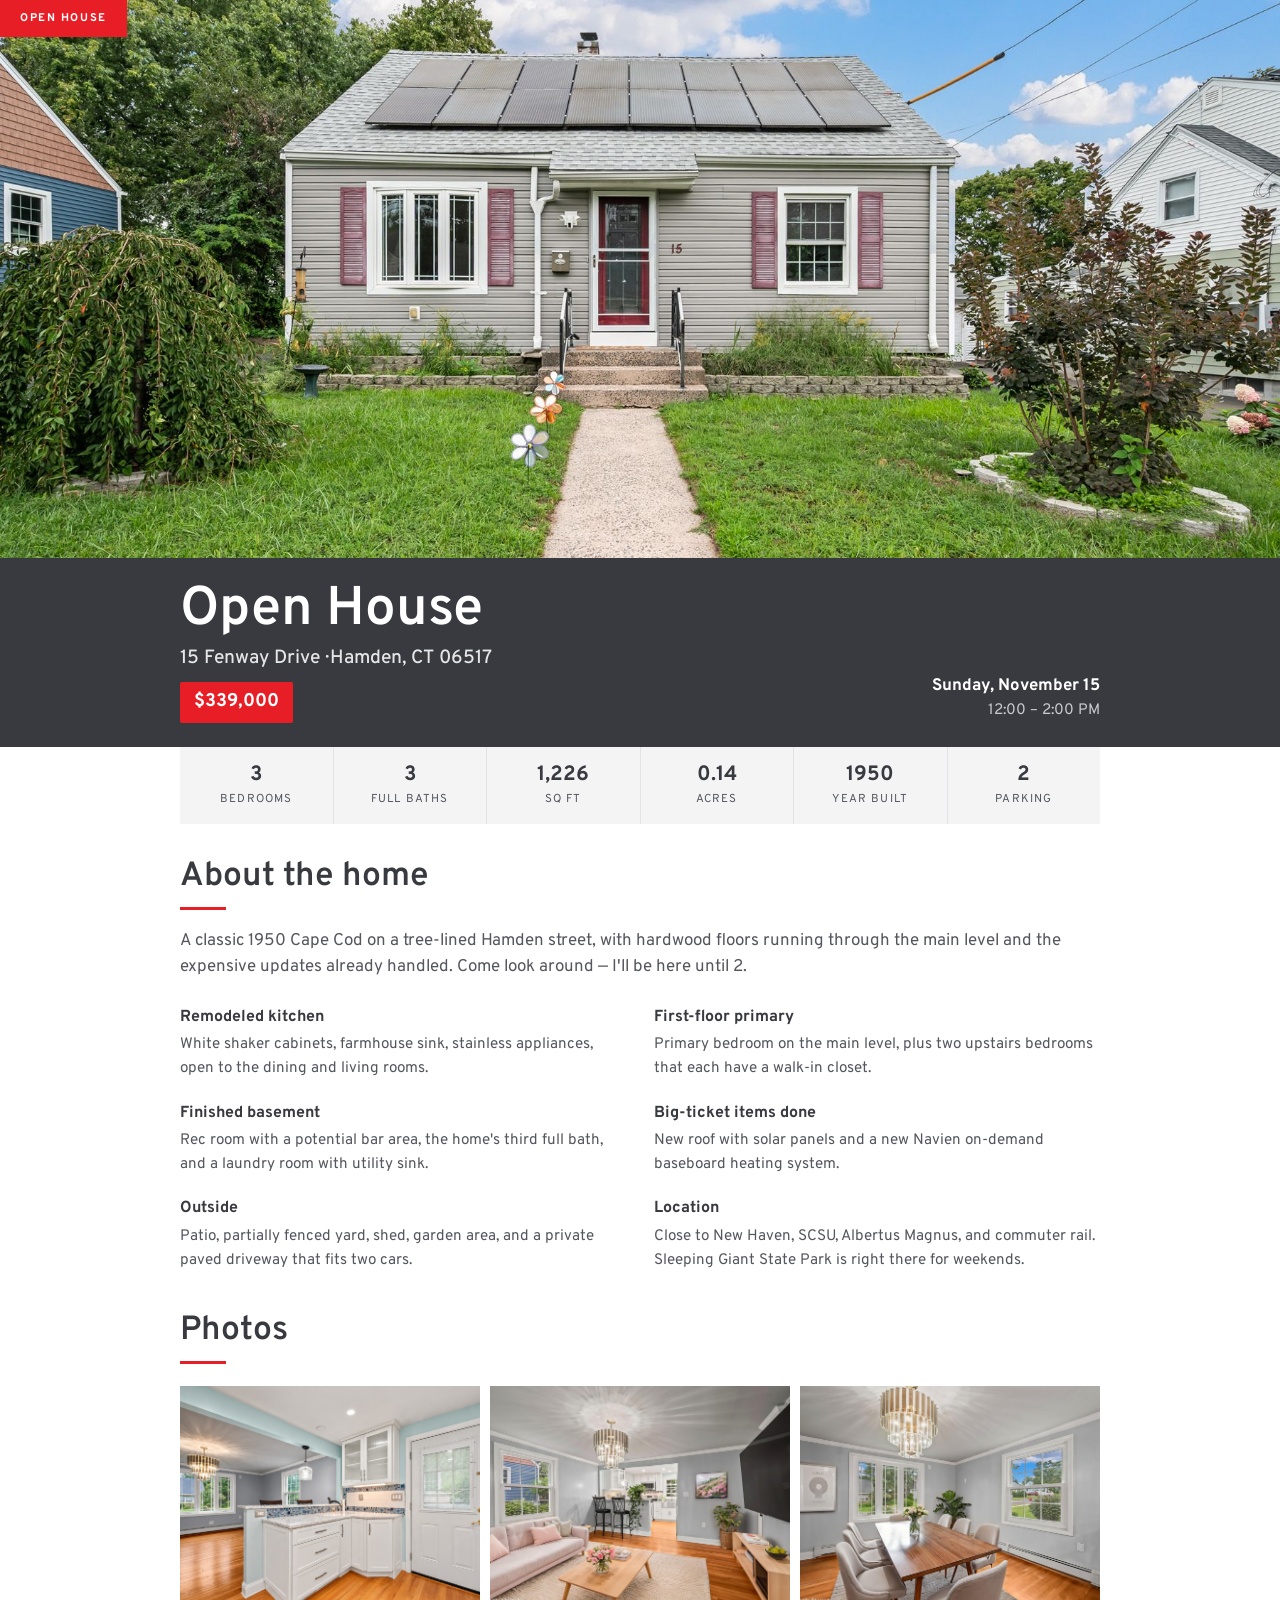
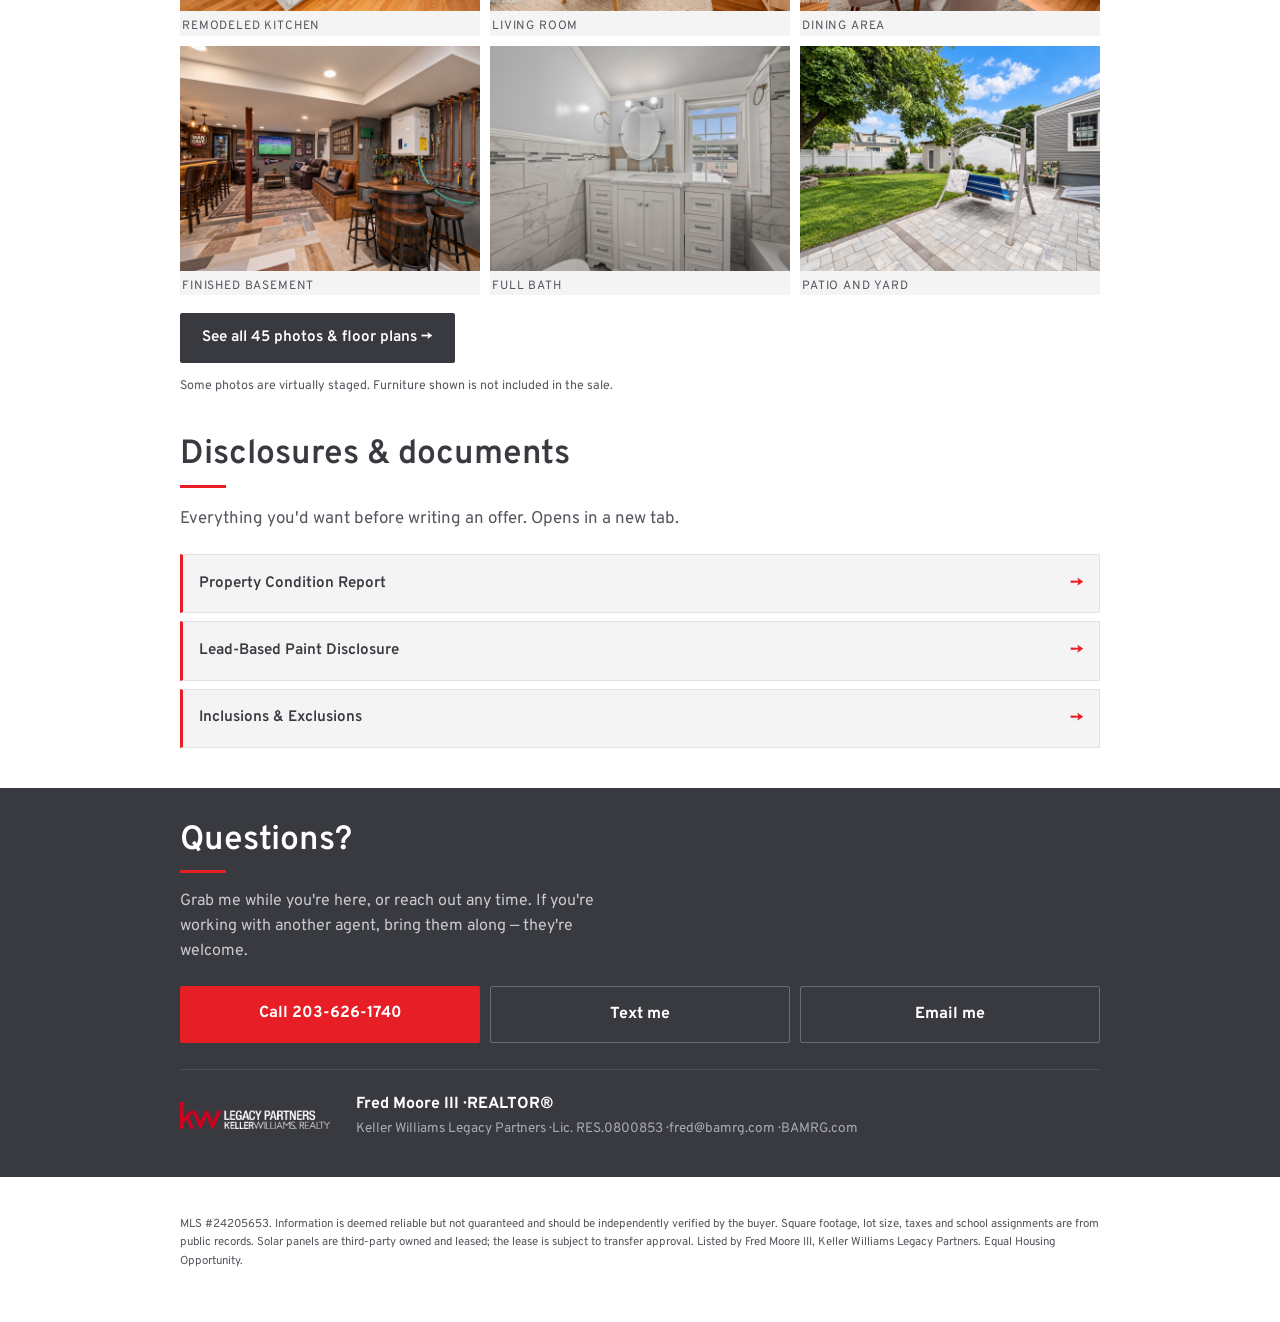
<file: 15-fenway/index.html>
<!DOCTYPE html>
<html lang="en">
<head>
<meta charset="utf-8">
<meta name="viewport" content="width=device-width, initial-scale=1, viewport-fit=cover">
<title>Open House &middot; 15 Fenway Drive, Hamden CT</title>
<meta name="description" content="Open house at 15 Fenway Drive, Hamden CT &middot; $339,000 &middot; Sunday, November 15, 12:00 – 2:00 PM">
<meta property="og:title" content="Open House &middot; 15 Fenway Drive, Hamden CT">
<meta property="og:image" content="photos/hero.jpg">
<link rel="icon" type="image/png" href="../assets/favicon.png">
<link rel="preconnect" href="https://fonts.googleapis.com">
<link rel="preconnect" href="https://fonts.gstatic.com" crossorigin>
<link href="https://fonts.googleapis.com/css2?family=Overpass:wght@400;500;600;700;800&display=swap" rel="stylesheet">
<link rel="stylesheet" href="../assets/style.css">
</head>
<body>

<header class="hero">
  <span class="badge">Open House</span>
  <img src="photos/hero.jpg" alt="15 Fenway Drive, Hamden CT">
</header>

<div class="titlebar"><div class="wrap">
  <div>
    <h1 class="oh">Open House</h1>
    <p class="addr">15 Fenway Drive &middot; Hamden, CT 06517</p>
    <span class="price">$339,000</span>
  </div>
  <div class="when"><div class="d">Sunday, November 15</div><div class="t">12:00 – 2:00 PM</div></div>
</div></div>

<div class="wrap">
  <div class="stats">
    <div class="stat"><b>3</b><span>Bedrooms</span></div>
    <div class="stat"><b>3</b><span>Full Baths</span></div>
    <div class="stat"><b>1,226</b><span>Sq Ft</span></div>
    <div class="stat"><b>0.14</b><span>Acres</span></div>
    <div class="stat"><b>1950</b><span>Year Built</span></div>
    <div class="stat"><b>2</b><span>Parking</span></div>
  </div>

  <section>
    <h2>About the home</h2>
    <p class="lede">A classic 1950 Cape Cod on a tree-lined Hamden street, with hardwood floors running through the main level and the expensive updates already handled. Come look around — I&#x27;ll be here until 2.</p>
    <div class="feats">
      <div class="feat"><h3>Remodeled kitchen</h3><p>White shaker cabinets, farmhouse sink, stainless appliances, open to the dining and living rooms.</p></div>
      <div class="feat"><h3>First-floor primary</h3><p>Primary bedroom on the main level, plus two upstairs bedrooms that each have a walk-in closet.</p></div>
      <div class="feat"><h3>Finished basement</h3><p>Rec room with a potential bar area, the home&#x27;s third full bath, and a laundry room with utility sink.</p></div>
      <div class="feat"><h3>Big-ticket items done</h3><p>New roof with solar panels and a new Navien on-demand baseboard heating system.</p></div>
      <div class="feat"><h3>Outside</h3><p>Patio, partially fenced yard, shed, garden area, and a private paved driveway that fits two cars.</p></div>
      <div class="feat"><h3>Location</h3><p>Close to New Haven, SCSU, Albertus Magnus, and commuter rail. Sleeping Giant State Park is right there for weekends.</p></div>
    </div>
  </section>

  <section>
    <h2>Photos</h2>
    <div class="gal">
      <figure class="g-item" tabindex="0"><img src="photos/01.jpg" alt="Remodeled kitchen" loading="lazy"><figcaption>Remodeled kitchen</figcaption></figure>
      <figure class="g-item" tabindex="0"><img src="photos/02.jpg" alt="Living room" loading="lazy"><figcaption>Living room</figcaption></figure>
      <figure class="g-item" tabindex="0"><img src="photos/03.jpg" alt="Dining area" loading="lazy"><figcaption>Dining area</figcaption></figure>
      <figure class="g-item" tabindex="0"><img src="photos/04.jpg" alt="Finished basement" loading="lazy"><figcaption>Finished basement</figcaption></figure>
      <figure class="g-item" tabindex="0"><img src="photos/05.jpg" alt="Full bath" loading="lazy"><figcaption>Full bath</figcaption></figure>
      <figure class="g-item" tabindex="0"><img src="photos/06.jpg" alt="Patio and yard" loading="lazy"><figcaption>Patio and yard</figcaption></figure>
    </div>
    <a class="allphotos" href="https://drive.google.com/drive/folders/1FDtShECuGu6dPb8Tf6aMsHtSCzfDcTty?usp=sharing" target="_blank" rel="noopener">See all 45 photos &amp; floor plans &rarr;</a>
    <p class="note">Some photos are virtually staged. Furniture shown is not included in the sale.</p>
  </section>

  <section>
    <h2>Disclosures &amp; documents</h2>
    <p class="lede">Everything you'd want before writing an offer. Opens in a new tab.</p>
    <div class="docs">
      <a class="doc" href="https://drive.google.com/file/d/1sLstGd4z47d8Z7CGsT-7hyTifOij1kWD/view" target="_blank" rel="noopener"><span>Property Condition Report</span><i>&rarr;</i></a>
      <a class="doc" href="https://drive.google.com/file/d/12GdswnewwFK7M39GTj2zf8d-SpvdtmvE/view" target="_blank" rel="noopener"><span>Lead-Based Paint Disclosure</span><i>&rarr;</i></a>
      <a class="doc" href="https://drive.google.com/file/d/1owbm4YvIXnQZzuFuEgTNn3edAiiLDCPp/view" target="_blank" rel="noopener"><span>Inclusions &amp; Exclusions</span><i>&rarr;</i></a>
    </div>
  </section>
</div>

<div class="contact"><div class="wrap">
  <h2>Questions?</h2>
  <p>Grab me while you're here, or reach out any time. If you're working with another agent, bring them along &mdash; they're welcome.</p>
  <div class="cta">
    <a class="p" href="tel:+12036261740">Call 203-626-1740</a>
    <a class="s" href="sms:+12036261740?&amp;body=Hi%20Fred%20-%20I%20was%20at%20the%2015%20Fenway%20Drive%20open%20house%20and%20have%20a%20question%3A%20">Text me</a>
    <a class="s" href="mailto:fred@bamrg.com?subject=15%20Fenway%20Drive%20Open%20House">Email me</a>
  </div>
  <div class="sig">
    <img src="../assets/kw-logo-on-dark.png" alt="Keller Williams Legacy Partners">
    <div><b>Fred Moore III &middot; REALTOR&reg;</b>Keller Williams Legacy Partners &middot; Lic. RES.0800853 &middot; fred@bamrg.com &middot; BAMRG.com</div>
  </div>
</div></div>

<div class="wrap"><p class="legal">MLS #24205653. Information is deemed reliable but not guaranteed and should be independently verified by the buyer. Square footage, lot size, taxes and school assignments are from public records. Solar panels are third-party owned and leased; the lease is subject to transfer approval. Listed by Fred Moore III, Keller Williams Legacy Partners. Equal Housing Opportunity.</p></div>

<div id="lb" role="dialog" aria-modal="true" aria-label="Photo viewer"><button id="lbx" aria-label="Close">&times;</button><img id="lbi" alt=""></div>
<script src="../assets/script.js"></script>
</body>
</html>
</file>
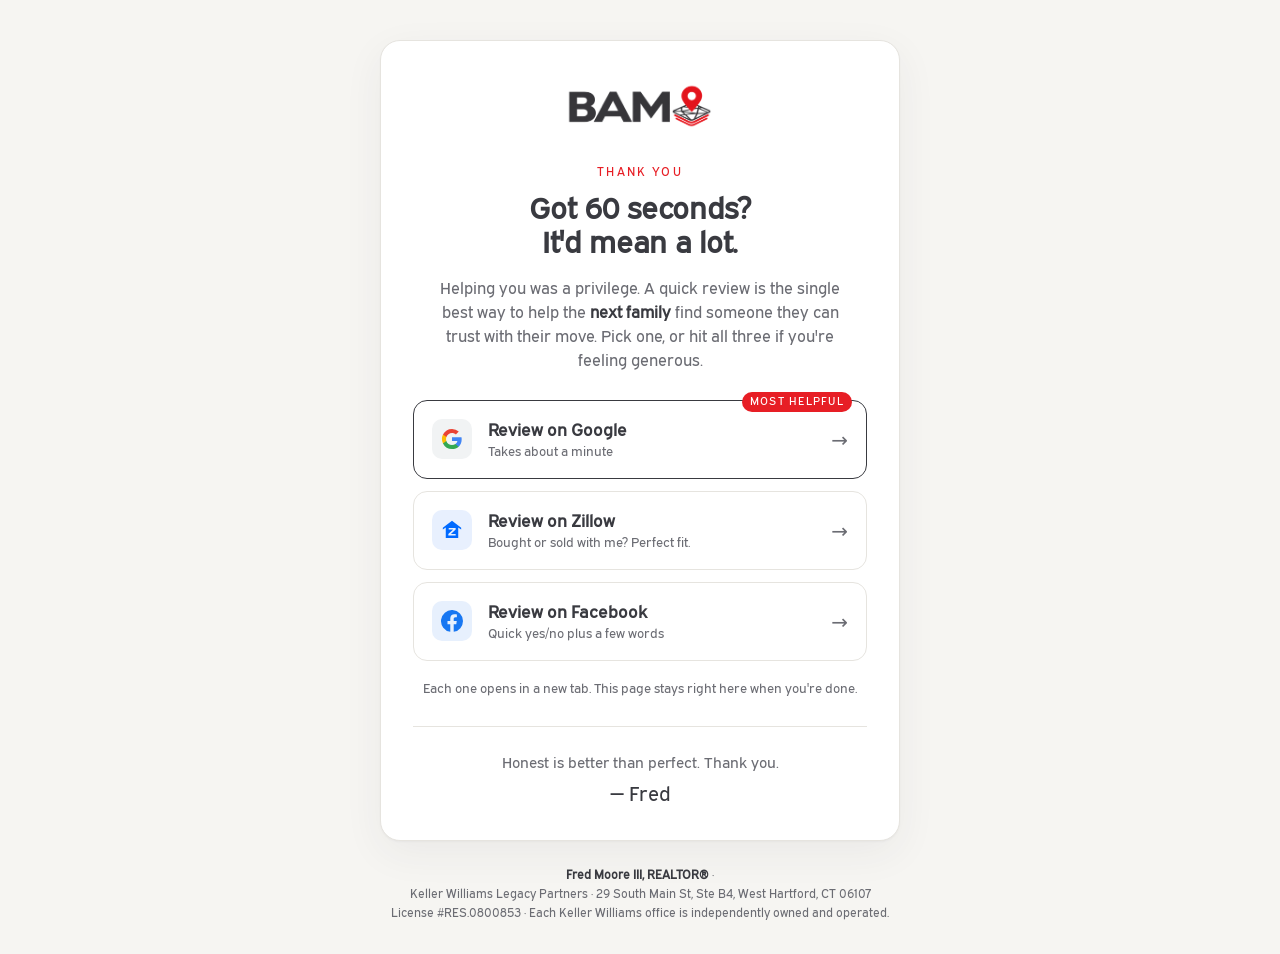
<file: review/index.html>
<!doctype html>
<html lang="en">
<head>
<meta charset="utf-8">
<meta name="viewport" content="width=device-width, initial-scale=1">
<title>Leave Fred a Review</title>
<meta name="description" content="Thank you for working with Fred Moore. A quick review helps the next family find the right help.">
<meta name="robots" content="noindex">
<link rel="icon" type="image/png" href="[data-uri]">
<style>
@font-face{font-family:"Expressway";src:url([data-uri]) format("truetype");font-display:swap}
/* ============================================================
   EDIT YOUR REVIEW LINKS IN THE <a> TAGS BELOW (search "href")
   ============================================================ */
:root{
  --red:#e71e25; --ink:#393a40; --ink-soft:#6b6c73;
  --paper:#ffffff; --wash:#f6f5f2; --line:#e6e4df;
}
*{box-sizing:border-box;margin:0;padding:0}
html,body{background:var(--wash)}
body{
  font-family:"Expressway",system-ui,-apple-system,"Segoe UI",Roboto,sans-serif;
  color:var(--ink); line-height:1.5; -webkit-font-smoothing:antialiased;
  min-height:100vh; display:flex; flex-direction:column; align-items:center;
  padding:40px 16px 32px;
}
.card{
  width:100%; max-width:520px; background:var(--paper);
  border:1px solid var(--line); border-radius:20px;
  padding:40px 32px 32px; box-shadow:0 1px 2px rgba(57,58,64,.04),0 12px 40px rgba(57,58,64,.06);
}
.logo{display:block;width:150px;height:auto;margin:0 auto 32px}
.eyebrow{
  text-align:center;font-size:12px;letter-spacing:.18em;text-transform:uppercase;
  color:var(--red);margin-bottom:10px
}
h1{text-align:center;font-size:30px;line-height:1.15;font-weight:700;letter-spacing:-.01em;margin-bottom:16px}
.note{text-align:center;color:var(--ink-soft);font-size:16px;max-width:400px;margin:0 auto 28px}
.note strong{color:var(--ink);font-weight:600}
.list{display:flex;flex-direction:column;gap:12px}
.btn{
  position:relative;display:flex;align-items:center;gap:16px;
  padding:16px 18px;border:1.5px solid var(--line);border-radius:14px;
  background:var(--paper);color:var(--ink);text-decoration:none;
  transition:border-color .15s,transform .15s,box-shadow .15s;
}
.btn:hover,.btn:focus-visible{border-color:var(--ink);transform:translateY(-1px);box-shadow:0 6px 20px rgba(57,58,64,.08);outline:none}
.btn .mark{flex:0 0 40px;width:40px;height:40px;border-radius:10px;display:grid;place-items:center}
.btn .mark svg{width:22px;height:22px}
.btn .txt{flex:1;min-width:0}
.btn .name{display:block;font-size:17px;font-weight:600}
.btn .sub{display:block;font-size:13px;color:var(--ink-soft)}
.btn .go{flex:0 0 auto;font-size:20px;color:var(--ink-soft);transition:color .15s}
.btn:hover .go{color:var(--red)}
.btn.primary{border-color:var(--ink)}
.btn.primary .tag{
  position:absolute;top:-9px;right:14px;background:var(--red);color:#fff;
  font-size:10.5px;letter-spacing:.12em;text-transform:uppercase;padding:2px 8px;border-radius:999px
}
.btn.done{border-color:var(--line);background:var(--wash)}
.btn.done .go{color:var(--red)}
.btn.done .sub::after{content:" · Thank you!";color:var(--red)}
.g{background:#f1f3f4}.z{background:#e8f0fe}.f{background:#e7f0fd}
.hint{text-align:center;font-size:13px;color:var(--ink-soft);margin-top:18px}
.thanks{
  margin-top:28px;padding-top:24px;border-top:1px solid var(--line);
  text-align:center;font-size:15px;color:var(--ink-soft)
}
.thanks .sig{display:block;color:var(--ink);font-size:20px;margin-top:4px}
footer{
  max-width:520px;width:100%;text-align:center;margin-top:24px;
  font-size:12px;line-height:1.6;color:var(--ink-soft)
}
footer b{color:var(--ink);font-weight:600}
@media (max-width:420px){
  body{padding:24px 12px}
  .card{padding:32px 20px 24px}
  h1{font-size:26px}
}
</style>
</head>
<body>
<main class="card">
  <img class="logo" src="[data-uri]" alt="">

  <p class="eyebrow">Thank you</p>
  <h1>Got 60 seconds?<br>It'd mean a lot.</h1>
  <p class="note">
    Helping you was a privilege. A quick review is the single best way to help the
    <strong>next family</strong> find someone they can trust with their move.
    Pick one, or hit all three if you're feeling generous.
  </p>

  <div class="list">
    <a class="btn primary" data-k="google" target="_blank" rel="noopener"
       href="https://share.google/CrWXun45ZCvKOj4cJ">
      <span class="tag">Most helpful</span>
      <span class="mark g" aria-hidden="true">
        <svg viewBox="0 0 24 24"><path fill="#4285F4" d="M22.56 12.25c0-.78-.07-1.53-.2-2.25H12v4.26h5.92a5.06 5.06 0 0 1-2.2 3.32v2.77h3.57c2.08-1.92 3.27-4.74 3.27-8.1z"/><path fill="#34A853" d="M12 23c2.97 0 5.46-.98 7.28-2.66l-3.57-2.77c-.98.66-2.23 1.06-3.71 1.06-2.86 0-5.29-1.93-6.16-4.53H2.18v2.84A11 11 0 0 0 12 23z"/><path fill="#FBBC05" d="M5.84 14.1A6.6 6.6 0 0 1 5.5 12c0-.73.13-1.44.34-2.1V7.06H2.18A11 11 0 0 0 1 12c0 1.78.43 3.45 1.18 4.94l3.66-2.84z"/><path fill="#EA4335" d="M12 5.38c1.62 0 3.06.56 4.21 1.64l3.15-3.15A10.6 10.6 0 0 0 12 1 11 11 0 0 0 2.18 7.06l3.66 2.84C6.71 7.3 9.14 5.38 12 5.38z"/></svg>
      </span>
      <span class="txt"><span class="name">Review on Google</span><span class="sub">Takes about a minute</span></span>
      <span class="go" aria-hidden="true">&rarr;</span>
    </a>

    <a class="btn" data-k="zillow" target="_blank" rel="noopener"
       href="https://www.zillow.com/reviews/write/?s=X1-ZUxrv4n8e24z61_88dzc">
      <span class="mark z" aria-hidden="true">
        <svg viewBox="0 0 24 24"><path fill="#006AFF" d="M12 2 2 9.6v1.9l3.2-2.2v11.4h13.6V9.3l3.2 2.2V9.6L12 2zm4 15.9H8v-1.5l5.2-4.9H8.4V9.9H16v1.5l-5.2 4.9H16v1.6z"/></svg>
      </span>
      <span class="txt"><span class="name">Review on Zillow</span><span class="sub">Bought or sold with me? Perfect fit.</span></span>
      <span class="go" aria-hidden="true">&rarr;</span>
    </a>

    <a class="btn" data-k="facebook" target="_blank" rel="noopener"
       href="https://www.facebook.com/BAMRGrp/reviews">
      <span class="mark f" aria-hidden="true">
        <svg viewBox="0 0 24 24"><path fill="#1877F2" d="M24 12a12 12 0 1 0-13.88 11.85v-8.38H7.08V12h3.04V9.36c0-3 1.79-4.67 4.53-4.67 1.31 0 2.68.24 2.68.24v2.95h-1.51c-1.49 0-1.95.92-1.95 1.87V12h3.33l-.53 3.47h-2.8v8.38A12 12 0 0 0 24 12z"/></svg>
      </span>
      <span class="txt"><span class="name">Review on Facebook</span><span class="sub">Quick yes/no plus a few words</span></span>
      <span class="go" aria-hidden="true">&rarr;</span>
    </a>
  </div>

  <p class="hint">Each one opens in a new tab. This page stays right here when you're done.</p>

  <div class="thanks">
    Honest is better than perfect. Thank you.
    <span class="sig">&mdash; Fred</span>
  </div>
</main>

<footer>
  <b>Fred Moore III, REALTOR&reg;</b> &middot; <br>
  Keller Williams Legacy Partners &middot; 29 South Main St, Ste B4, West Hartford, CT 06107<br>
  License #RES.0800853 &middot; Each Keller Williams office is independently owned and operated.
</footer>

<script>
(function(){
  var KEY="bam-review-clicked";
  var done={};
  try{done=JSON.parse(localStorage.getItem(KEY)||"{}")||{}}catch(e){}
  var btns=document.querySelectorAll(".btn[data-k]");
  btns.forEach(function(b){
    if(done[b.dataset.k])b.classList.add("done");
    b.addEventListener("click",function(){
      done[b.dataset.k]=1; b.classList.add("done");
      try{localStorage.setItem(KEY,JSON.stringify(done))}catch(e){}
    });
  });
})();
</script>
</body>
</html>
</file>
<file: assets/style.css>
/* Open house pages — shared by every listing in this repo. Changes here affect ALL listings. */
:root{--ink:#393a40;--ink-2:#55565e;--red:#e71e25;--bg:#ffffff;--panel:#f4f4f5;--line:#e3e3e6;--chip:#393a40;--chip-ink:#ffffff;
  box-sizing:border-box;padding-top:env(safe-area-inset-top,0px);padding-bottom:env(safe-area-inset-bottom,0px)}
@media (prefers-color-scheme: dark){:root:not([data-theme="light"]){--ink:#f2f2f3;--ink-2:#b4b5bb;--bg:#1c1d21;--panel:#26272c;--line:#3a3b41;--chip:#f2f2f3;--chip-ink:#1c1d21}}
:root[data-theme="dark"]{--ink:#f2f2f3;--ink-2:#b4b5bb;--bg:#1c1d21;--panel:#26272c;--line:#3a3b41;--chip:#f2f2f3;--chip-ink:#1c1d21}
*,*::before,*::after{box-sizing:inherit}
html{scroll-padding-top:env(safe-area-inset-top,0px);-webkit-text-size-adjust:100%}
body{margin:0;background:var(--bg);color:var(--ink);font-family:Overpass,-apple-system,BlinkMacSystemFont,"Segoe UI",Roboto,Helvetica,Arial,sans-serif;line-height:1.55;font-size:16px}
img{max-width:100%;display:block}
.wrap{max-width:960px;margin:0 auto;padding:0 20px}
.hero{position:relative}
.hero img{width:100%;height:auto;object-fit:cover;max-height:62vh}
.badge{position:absolute;top:0;left:0;background:var(--red);color:#fff;font-weight:700;letter-spacing:.14em;text-transform:uppercase;font-size:.7rem;padding:10px 20px}
.titlebar{background:#393a40;color:#fff;padding:26px 0 24px}
.titlebar .wrap{display:flex;flex-wrap:wrap;gap:14px;align-items:flex-end;justify-content:space-between}
.oh{font-family:Overpass,-apple-system,"Segoe UI",Roboto,Helvetica,Arial,sans-serif;font-size:clamp(2.2rem,7vw,3.4rem);line-height:1;margin:0;font-weight:600}
.addr{margin:6px 0 0;font-size:clamp(1rem,3.2vw,1.2rem);font-weight:500;color:#e6e6e8}
.when{text-align:right;flex:1 1 auto;min-width:160px}
.when .d{font-weight:700;font-size:1.05rem}
.when .t{color:#c9cacf;font-size:.95rem}
.price{color:#fff;background:var(--red);display:inline-block;padding:6px 14px;font-weight:700;font-size:1.15rem;margin-top:8px;border-radius:2px}
.stats{display:grid;grid-template-columns:repeat(3,1fr);gap:1px;background:var(--line);margin:0 0 34px}
.stat{background:var(--panel);padding:16px 8px;text-align:center}
.stat b{display:block;font-size:1.3rem;line-height:1.2}
.stat span{display:block;font-size:.72rem;text-transform:uppercase;letter-spacing:.1em;color:var(--ink-2);margin-top:3px}
@media(min-width:680px){.stats{grid-template-columns:repeat(6,1fr)}}
section{margin:0 0 40px}
h2{font-family:Overpass,-apple-system,"Segoe UI",Roboto,Helvetica,Arial,sans-serif;font-weight:600;font-size:clamp(1.6rem,4.5vw,2.1rem);margin:0 0 6px;line-height:1.15}
h2::after{content:"";display:block;width:46px;height:3px;background:var(--red);margin-top:10px}
.lede{font-size:1.06rem;color:var(--ink-2);margin:18px 0 0}
.feats{display:grid;gap:18px;margin-top:24px}
@media(min-width:680px){.feats{grid-template-columns:1fr 1fr;gap:20px 28px}}
.feat h3{margin:0 0 4px;font-size:1rem;font-weight:700}
.feat p{margin:0;color:var(--ink-2);font-size:.95rem}
.gal{display:grid;grid-template-columns:repeat(2,1fr);gap:8px;margin-top:22px}
@media(min-width:680px){.gal{grid-template-columns:repeat(3,1fr);gap:10px}}
.g-item{margin:0;cursor:zoom-in;position:relative;overflow:hidden;background:var(--panel)}
.g-item img{width:100%;aspect-ratio:4/3;object-fit:cover;transition:transform .35s ease}
.g-item:hover img,.g-item:focus img{transform:scale(1.04)}
.g-item figcaption{font-size:.75rem;color:var(--ink-2);padding:6px 2px 0;text-transform:uppercase;letter-spacing:.07em}
.allphotos{display:inline-block;margin-top:18px;background:var(--chip);color:var(--chip-ink);text-decoration:none;font-weight:600;padding:13px 22px;font-size:.95rem;border-radius:2px}
.note{font-size:.78rem;color:var(--ink-2);margin-top:14px}
.docs{display:grid;gap:8px;margin-top:22px}
.doc{display:flex;justify-content:space-between;align-items:center;gap:12px;background:var(--panel);border:1px solid var(--line);border-left:3px solid var(--red);padding:15px 16px;text-decoration:none;color:var(--ink);font-weight:600;font-size:.95rem}
.doc i{font-style:normal;color:var(--red);font-size:1.1rem}
.doc:hover{background:var(--bg)}
.contact{background:#393a40;color:#fff;padding:34px 0 38px;margin-top:8px}
.contact h2{color:#fff}
.contact p{color:#c9cacf;margin:16px 0 0;max-width:46ch}
.cta{display:grid;gap:10px;margin-top:22px}
@media(min-width:560px){.cta{grid-template-columns:repeat(3,1fr)}}
.cta a{display:block;text-align:center;text-decoration:none;font-weight:700;padding:15px 10px;border-radius:2px;font-size:1rem}
.cta .p{background:var(--red);color:#fff}
.cta .s{background:transparent;color:#fff;border:1px solid #6b6c74}
.sig{margin-top:26px;padding-top:22px;border-top:1px solid #4d4e56;font-size:.85rem;color:#a9aab1;display:flex;flex-wrap:wrap;align-items:center;gap:18px 26px}
.sig img{width:150px;height:auto}
.sig b{color:#fff;display:block;font-size:1rem;margin-bottom:2px}
.legal{font-size:.72rem;color:var(--ink-2);padding:26px 0 40px;line-height:1.6}
#lb{position:fixed;inset:0;background:rgba(15,15,18,.94);display:none;align-items:center;justify-content:center;z-index:99;padding:20px;padding-top:calc(20px + env(safe-area-inset-top,0px));padding-bottom:calc(20px + env(safe-area-inset-bottom,0px))}
#lb.on{display:flex}
#lb img{max-width:100%;max-height:100%;object-fit:contain}
#lbx{position:absolute;top:calc(10px + env(safe-area-inset-top,0px));right:14px;background:none;border:0;color:#fff;font-size:2.2rem;line-height:1;cursor:pointer;padding:6px 12px}

/* ---- Agent landing page (repo home + 404). .lp namespace only; listing pages never use it. ---- */
.lp{--w:1040px;--r:8px;--gap:clamp(40px,7vw,72px);font-family:Overpass,-apple-system,"Segoe UI",Roboto,Helvetica,Arial,sans-serif;background:#fff;color:#393a40;line-height:1.55}
.lp a{color:inherit}
.lp section{margin:0}
.lp h1,.lp h2,.lp h3{font-family:inherit;margin:0}
.lp h2::after{content:none}
.lp :focus-visible{outline:3px solid #e71e25;outline-offset:3px;border-radius:var(--r)}
.lp-in{max-width:var(--w);margin:0 auto;padding:0 20px}
.lp-btn{display:inline-flex;align-items:center;justify-content:center;min-height:48px;padding:0 22px;border-radius:var(--r);font-weight:700;font-size:1rem;text-decoration:none;border:2px solid transparent;transition:background .15s,color .15s,border-color .15s}
.lp-btn.red{background:#e71e25;color:#fff}
.lp-btn.red:hover{background:#c4161c}
.lp-btn.line{border-color:currentColor}
.lp-btn.line:hover{background:rgba(57,58,64,.06)}
.lp-hero .lp-btn.line{color:#fff;border-color:rgba(255,255,255,.55)}
.lp-hero .lp-btn.line:hover{border-color:#fff;background:rgba(255,255,255,.08)}

/* hero */
.lp-hero{background:#393a40;color:#fff;padding:22px 0 clamp(40px,6vw,60px)}
.lp-brand{display:flex;align-items:center;gap:14px;flex-wrap:wrap}
.lp-brand img{width:112px;height:auto}
.lp-brand span{font-size:.92rem;line-height:1.3;color:rgba(255,255,255,.82);padding-left:14px;border-left:1px solid rgba(255,255,255,.28)}
.lp-brand b{display:block;color:#fff;font-weight:700}
.lp-hero h1{margin-top:clamp(28px,5vw,48px);font-weight:800;font-size:clamp(1.95rem,5.4vw,3.1rem);line-height:1.05;letter-spacing:-.02em;max-width:22ch;text-wrap:balance}
.lp-hero p.lead{margin:16px 0 0;font-size:1.06rem;color:rgba(255,255,255,.84);max-width:46ch}
.lp-go{display:flex;flex-wrap:wrap;gap:10px;margin-top:26px}

/* buy / sell */
.lp-help{padding:var(--gap) 0}
.lp-help h2{font-size:clamp(1.45rem,3.6vw,1.9rem);font-weight:800;letter-spacing:-.01em}
.lp-cards{display:grid;grid-template-columns:1fr;gap:16px;margin-top:22px}
@media(min-width:720px){.lp-cards{grid-template-columns:1fr 1fr;gap:20px}}
.lp-card{display:flex;flex-direction:column;background:#f4f4f5;border-radius:var(--r);padding:26px 24px 24px;border-top:3px solid #e71e25}
.lp-card h3{font-size:1.3rem;font-weight:800}
.lp-card p{margin:10px 0 22px;color:#4a4b52;font-size:1rem;flex:1}
.lp-card .acts{display:grid;grid-template-columns:1fr auto;gap:10px}
.lp-card .lp-btn.line{color:#393a40}

/* service area */
.lp-area{border-top:1px solid #e3e3e6;padding:clamp(32px,5vw,44px) 0}
.lp-area .lp-in{display:grid;grid-template-columns:1fr;gap:18px;align-items:center}
@media(min-width:720px){.lp-area .lp-in{grid-template-columns:1fr 240px;gap:40px}}
.lp-area p{margin:0;font-size:1.05rem;color:#4a4b52;max-width:44ch}
.lp-area p b{color:#393a40}
.lp-map{border-radius:var(--r);background:#393a40;overflow:hidden;aspect-ratio:4/5;max-width:240px;width:100%;justify-self:end}
.lp-map svg{display:block;width:100%;height:100%}
.m-road{fill:none;stroke:rgba(255,255,255,.12);stroke-width:1.1}
.m-road.major{stroke:rgba(255,255,255,.22);stroke-width:2}
.m-river{fill:none;stroke:rgba(255,255,255,.3);stroke-width:4;stroke-linecap:round;stroke-dasharray:1 8}
.m-pin .dot{fill:#e71e25}
.m-pin .hole{fill:#393a40}
.m-lab{fill:#fff;font:600 14px Overpass,sans-serif}

/* contact */
.lp-contact{background:#393a40;color:#fff;padding:var(--gap) 0 28px}
.lp-contact h2{font-size:clamp(1.45rem,3.6vw,1.9rem);font-weight:800}
.lp-contact .sub{margin:8px 0 0;color:rgba(255,255,255,.8)}
.lp-ways{display:grid;grid-template-columns:1fr;gap:10px;margin-top:22px}
@media(min-width:720px){.lp-ways{grid-template-columns:repeat(3,1fr)}}
.lp-ways .lp-btn{justify-content:flex-start;gap:10px;color:#fff;border-color:rgba(255,255,255,.35)}
.lp-ways .lp-btn.red{border-color:#e71e25}
.lp-ways .lp-btn:hover{border-color:#fff}
.lp-ways small{font-weight:500;opacity:.85}
.lp-fine{display:flex;flex-wrap:wrap;align-items:center;gap:14px 22px;margin-top:40px;padding-top:22px;border-top:1px solid rgba(255,255,255,.18);font-size:.86rem;line-height:1.5;color:rgba(255,255,255,.82)}
.lp-fine img{width:96px;height:auto}
.lp-hero :focus-visible,.lp-contact :focus-visible{outline-color:#fff}
@media(max-width:719px){.lp-map{max-width:180px;justify-self:start}}
.lp-btn{text-align:center;line-height:1.2}
@media(max-width:479px){.lp-card .acts{grid-template-columns:1fr}}
</file>
